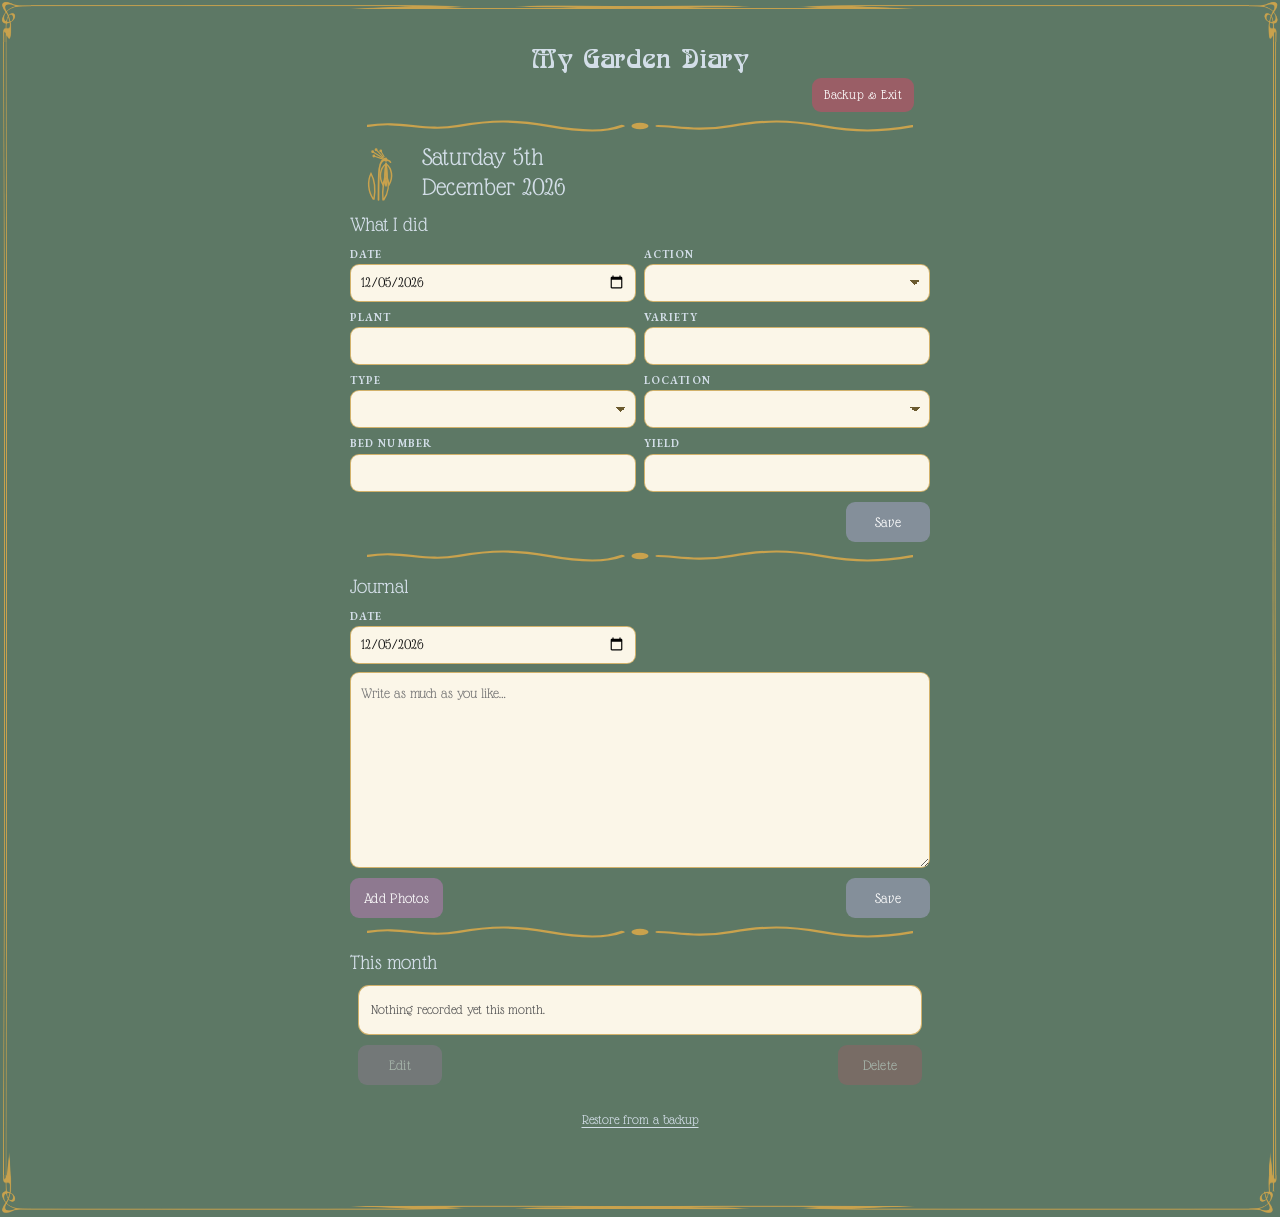
<file: index.html>
<!DOCTYPE html>
<html lang="en-GB">
<head>
<meta charset="utf-8">
<meta name="viewport" content="width=device-width, initial-scale=1, viewport-fit=cover">
<title>My Garden Diary</title>
<link rel="icon" href="assets/icon.svg" type="image/svg+xml">
<link rel="manifest" href="manifest.json">
<meta name="theme-color" content="#6E7050">
<link rel="stylesheet" href="seasons.css">
<link rel="stylesheet" href="app.css">
</head>
<body>

<div class="frame" id="frame">
  <main class="app">

    <h1 class="apptitle">My Garden Diary</h1>
    <div class="exitrow">
      <button type="button" class="btn crit" id="btnExit">Backup &amp; Exit</button>
    </div>

    <img class="divider" src="assets/motifs/divider.svg" alt="">

    <div class="dateblock">
      <img class="motif" id="seasonMotif" src="assets/motifs/autumn.svg" alt="">
      <div class="today">
        <span id="todayLine1">Friday 4th</span><br>
        <span id="todayLine2">September 2026</span>
      </div>
    </div>

    <!-- ---------------- What I did ---------------- -->
    <section aria-labelledby="h-factual">
      <h2 class="subtitle" id="h-factual">What I did</h2>

      <div class="frow">
        <div class="fld">
          <label for="f-date">Date</label>
          <input class="in" type="date" id="f-date">
        </div>
        <div class="fld">
          <label for="f-action">Action</label>
          <select class="in" id="f-action">
            <option value=""></option>
            <option>Sowed</option>
            <option>Potted On</option>
            <option>Planted Out</option>
            <option>Harvested</option>
          </select>
        </div>
      </div>

      <div class="frow">
        <div class="fld">
          <label for="f-plant">Plant</label>
          <input class="in" type="text" id="f-plant" autocomplete="off">
        </div>
        <div class="fld">
          <label for="f-variety">Variety</label>
          <input class="in" type="text" id="f-variety" autocomplete="off">
        </div>
      </div>

      <div class="frow">
        <div class="fld">
          <label for="f-type">Type</label>
          <select class="in" id="f-type">
            <option value=""></option>
            <option>Saved Seed</option>
            <option>Old Seed</option>
            <option>New Seed</option>
            <option>Seedling</option>
            <option>Plug Plant</option>
            <option>Plant</option>
          </select>
        </div>
        <div class="fld">
          <label for="f-location">Location</label>
          <select class="in" id="f-location">
            <option value=""></option>
            <option>Propagator</option>
            <option>Greenhouse</option>
            <option>Pot / Trough</option>
            <option>Garden</option>
            <option>Allotment</option>
          </select>
        </div>
      </div>

      <div class="frow">
        <div class="fld">
          <label for="f-bed">Bed Number</label>
          <input class="in" type="text" id="f-bed" autocomplete="off">
        </div>
        <div class="fld">
          <label for="f-yield">Yield</label>
          <input class="in" type="text" id="f-yield" autocomplete="off">
        </div>
      </div>

      <div class="btnrow right">
        <button type="button" class="btn save big" id="btnSaveFactual">Save</button>
      </div>
    </section>

    <img class="divider" src="assets/motifs/divider.svg" alt="">

    <!-- ---------------- Journal ---------------- -->
    <section aria-labelledby="h-journal">
      <h2 class="subtitle" id="h-journal">Journal</h2>

      <div class="frow">
        <div class="fld half">
          <label for="j-date">Date</label>
          <input class="in" type="date" id="j-date">
        </div>
      </div>

      <textarea class="journal-box" id="j-text" rows="8"
                placeholder="Write as much as you like&hellip;"></textarea>

      <div class="photo-strip" id="photoStrip"></div>

      <input type="file" id="photoInput" accept="image/*" multiple hidden>
      <div class="btnrow split">
        <button type="button" class="btn aux big" id="btnAddPhotos">Add Photos</button>
        <button type="button" class="btn save big" id="btnSaveJournal">Save</button>
      </div>
    </section>

    <img class="divider" src="assets/motifs/divider.svg" alt="">

    <!-- ---------------- This month ---------------- -->
    <section aria-labelledby="h-month">
      <h2 class="subtitle" id="h-month">This month</h2>

      <div class="monthlist" id="monthList" tabindex="0"></div>

      <div class="btnrow split inset">
        <button type="button" class="btn aux big" id="btnEdit" disabled>Edit</button>
        <button type="button" class="btn crit big" id="btnDelete" disabled>Delete</button>
      </div>
    </section>

    <div class="restorerow">
      <button type="button" class="quietlink" id="btnRestore">Restore from a backup</button>
      <input type="file" id="restoreInput" hidden>
    </div>

  </main>
</div>

<div class="gate" id="gate" hidden>
  <div class="frame">
    <div class="gate-body" role="dialog" aria-modal="true" aria-labelledby="gateMonth">
      <h1 class="apptitle">My Garden Diary</h1>
      <img class="divider" src="assets/motifs/divider.svg" alt="">
      <p class="gate-kicker">Month end</p>
      <h2 class="gate-month" id="gateMonth">August 2026</h2>
      <p class="gate-summary" id="gateSummary"></p>

      <div data-state="ready">
        <p>Your <span id="gateMonthName">August</span> entries are ready to be written out to their
           two documents. Download them to carry on &mdash; nothing is cleared until you say so.</p>
        <p class="gate-error" id="gateError" hidden>The documents could not be made, so nothing has
           been cleared. Please try again.</p>
        <div class="btnrow center">
          <button type="button" class="btn save big" id="gateDownload">Download both documents</button>
        </div>
      </div>

      <div data-state="working" hidden>
        <p>Preparing your documents&hellip;</p>
      </div>

      <div data-state="taken" hidden>
        <p>Both documents have been sent to your Downloads folder:</p>
        <ul class="gate-files">
          <li id="gateTableName"></li>
          <li id="gateJournalName"></li>
        </ul>
        <p>Check they are both there, then clear <span class="gateClearName">August</span> to start afresh.</p>
        <p class="gate-error" id="gateBackupError" hidden>A backup could not be made, so nothing has
           been cleared. Please try again.</p>
        <div class="btnrow split">
          <button type="button" class="btn aux big" id="gateAgain">Download again</button>
          <button type="button" class="btn crit big" id="gateClear">Clear <span class="gateClearName">August</span></button>
        </div>
      </div>
    </div>
  </div>
</div>

<div class="gate" id="bye" hidden>
  <div class="frame">
    <div class="gate-body" role="dialog" aria-modal="true" aria-labelledby="byeTitle">
      <h1 class="apptitle">My Garden Diary</h1>
      <img class="divider" src="assets/motifs/divider.svg" alt="">
      <p class="gate-kicker">Backup &amp; Exit</p>
      <h2 class="gate-month" id="byeTitle">Backup saved</h2>
      <p>Your backup has been sent to your Downloads folder:</p>
      <ul class="gate-files"><li id="byeName"></li></ul>
      <div data-bye="ready">
        <div class="btnrow split">
          <button type="button" class="btn aux big" id="byeStay">Carry on</button>
          <button type="button" class="btn crit big" id="byeClose">Close the diary</button>
        </div>
      </div>
      <div data-bye="stuck" hidden>
        <p>Your phone won&rsquo;t let the diary close itself. Everything is saved &mdash; swipe it
           away from your recent apps to close it.</p>
        <div class="btnrow center">
          <button type="button" class="btn aux big" id="byeStay2">Carry on</button>
        </div>
      </div>
    </div>
  </div>
</div>

<div class="toast" id="toast" role="status" aria-live="polite"></div>

<div class="ask" id="ask" hidden>
  <div class="ask-box" role="alertdialog" aria-modal="true" aria-labelledby="askText">
    <p id="askText">Are you sure?</p>
    <div class="btnrow split">
      <button type="button" class="btn aux big" id="askNo">No</button>
      <button type="button" class="btn crit big" id="askYes">Yes, delete</button>
    </div>
  </div>
</div>

<script src="vendor/docx.iife.js"></script>
<script src="storage.js"></script>
<script src="backup.js"></script>
<script src="monthend.js"></script>
<script src="app.js"></script>
</body>
</html>
</file>
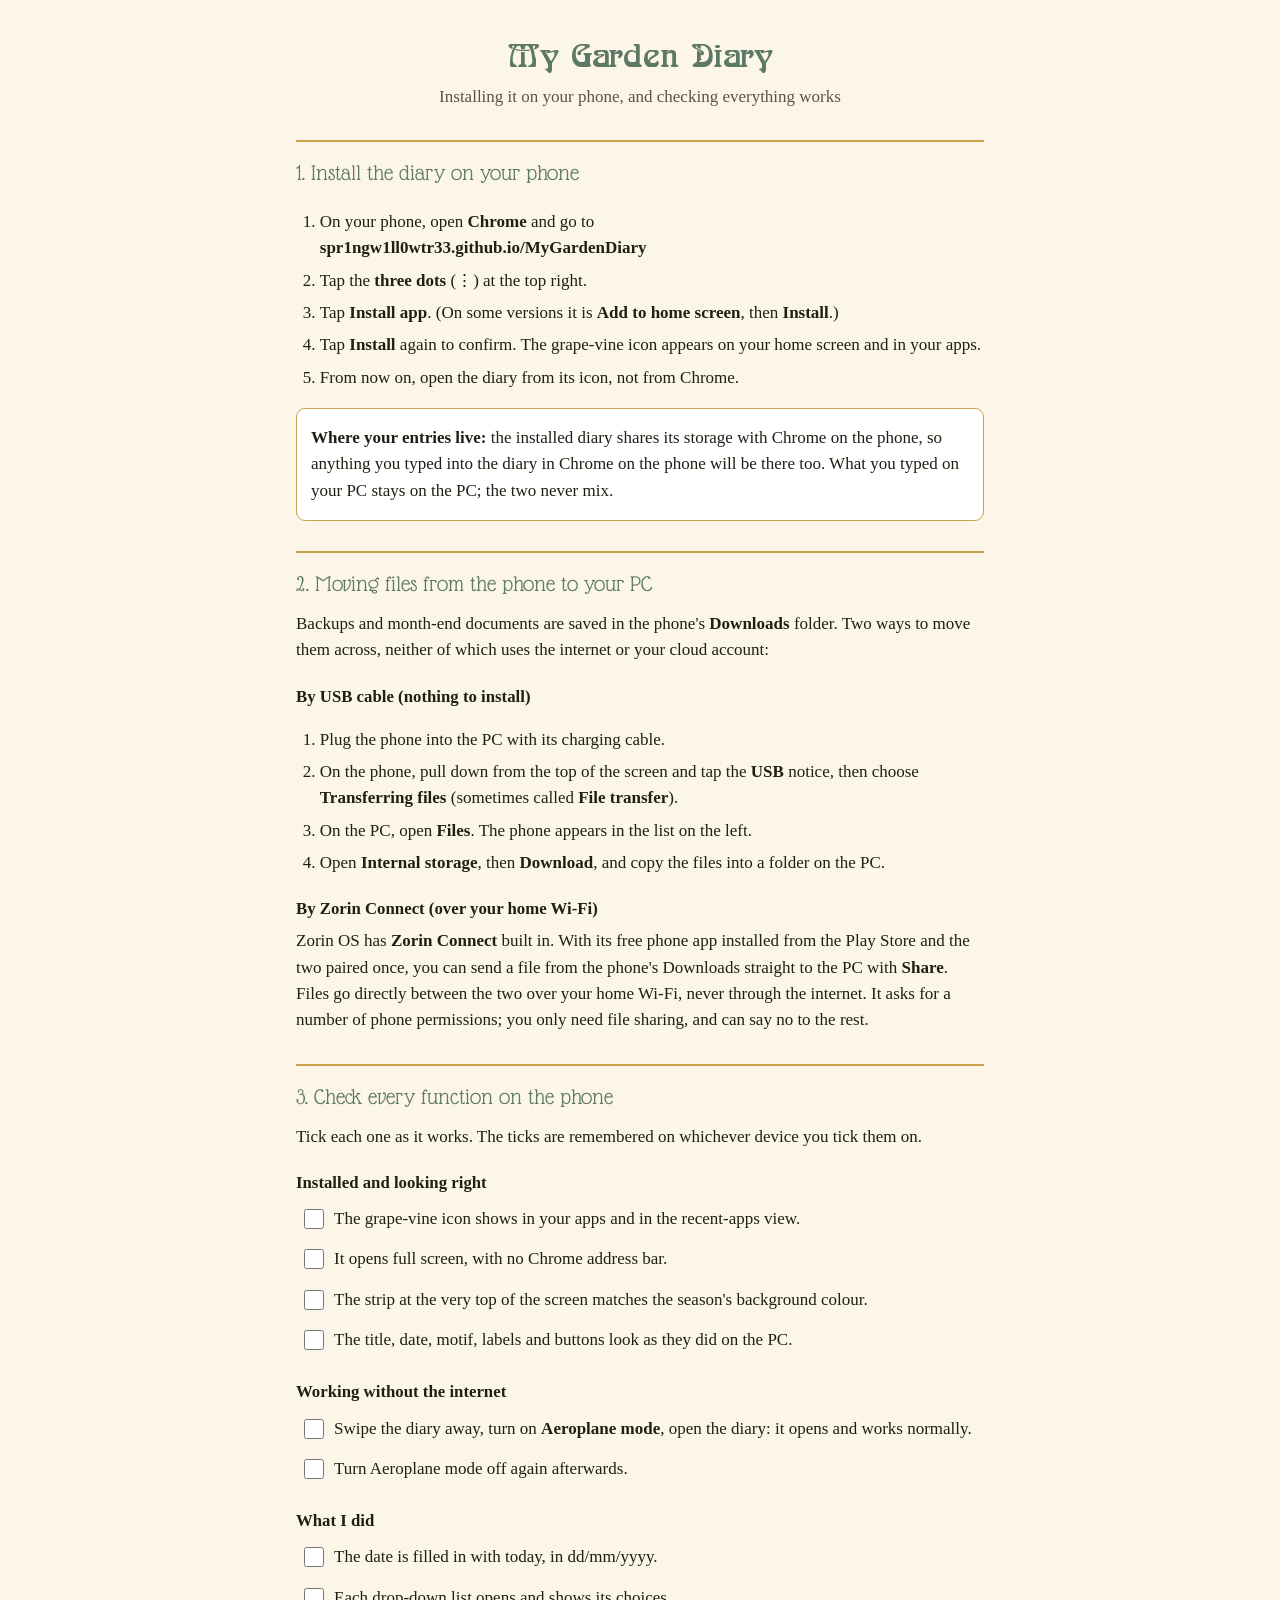
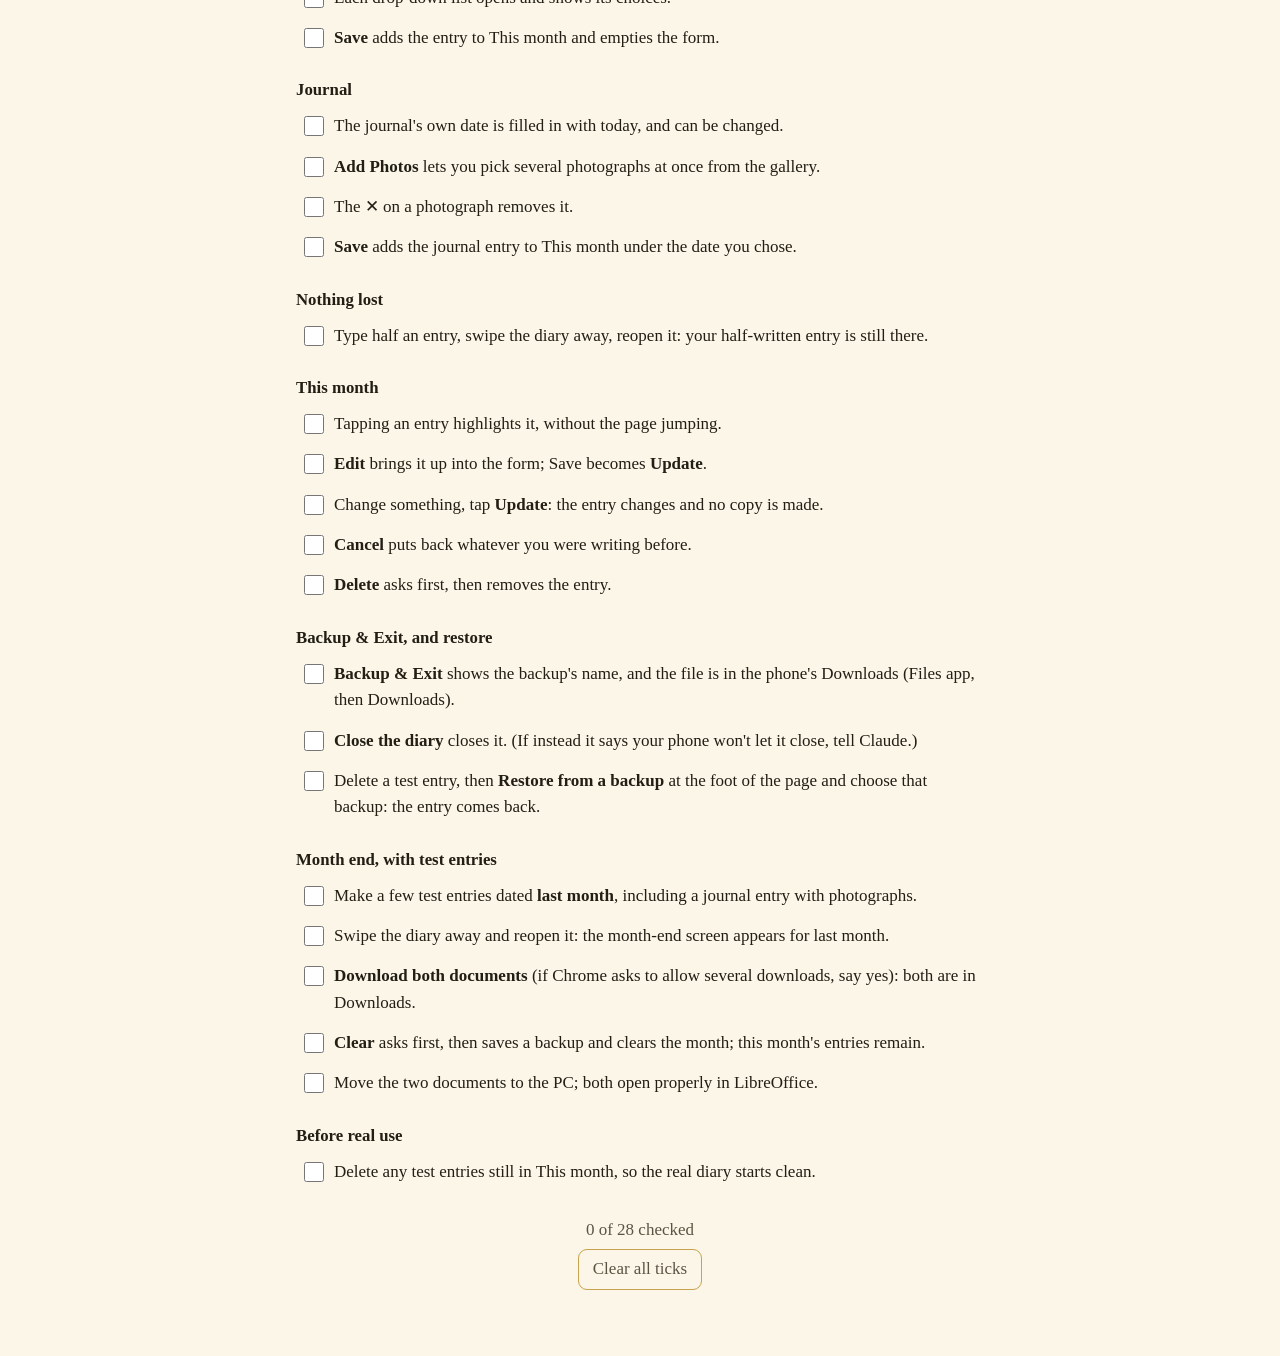
<file: checklist.html>
<!DOCTYPE html>
<html lang="en-GB">
<head>
<meta charset="utf-8">
<meta name="viewport" content="width=device-width, initial-scale=1">
<title>My Garden Diary — install and check</title>
<link rel="icon" href="assets/icon.svg" type="image/svg+xml">
<style>
  @font-face { font-family: 'Glass Antiqua'; src: url('assets/fonts/GlassAntiqua-Regular.ttf') format('truetype'); font-display: swap; }
  @font-face { font-family: 'Boecklins Universe'; src: url('assets/fonts/BoecklinsUniverse.ttf') format('truetype'); font-display: swap; }
  :root { --cream: #FBF6E8; --gold: #C9A24D; --ink: #221E14; --soft: #5B5443; --green: #5D7865; --tick: #F1E2B8; }
  * { box-sizing: border-box; }
  body { margin: 0; background: var(--cream); color: var(--ink);
         font: 17px/1.55 Georgia, 'Times New Roman', serif; }
  main { max-width: 720px; margin: 0 auto; padding: 24px 16px 60px; }
  h1 { font-family: 'Boecklins Universe', Georgia, serif; font-weight: 400; color: var(--green);
       font-size: 2rem; text-align: center; margin: 8px 0 0; }
  .sub { text-align: center; color: var(--soft); margin: 2px 0 22px; }
  h2 { font-family: 'Glass Antiqua', Georgia, serif; font-weight: 400; font-size: 1.45rem; color: var(--green);
       border-top: 2px solid var(--gold); padding-top: 14px; margin: 30px 0 8px; }
  h3 { font-size: 1.05rem; margin: 20px 0 4px; }
  p { margin: 6px 0; }
  ol.steps { padding-left: 1.4em; }
  ol.steps li { margin: 6px 0; }
  .note { background: #fff; border: 1px solid var(--gold); border-radius: 9px; padding: 10px 14px; margin: 12px 0; }
  ul.check { list-style: none; padding: 0; margin: 4px 0; }
  ul.check li { margin: 2px 0; }
  ul.check label { display: flex; gap: 10px; align-items: flex-start; padding: 6px 8px; border-radius: 8px; cursor: pointer; }
  ul.check input { width: 20px; height: 20px; margin: 3px 0 0; flex: none; accent-color: var(--green); }
  ul.check input:checked + span { color: var(--soft); }
  ul.check label:has(input:checked) { background: var(--tick); }
  .count { text-align: center; color: var(--soft); margin-top: 26px; }
  button { font: inherit; background: none; border: 1px solid var(--gold); border-radius: 9px; padding: 6px 14px; color: var(--soft); cursor: pointer; }
  a { color: var(--green); }
</style>
</head>
<body>
<main>

<h1>My Garden Diary</h1>
<p class="sub">Installing it on your phone, and checking everything works</p>

<h2>1. Install the diary on your phone</h2>
<ol class="steps">
  <li>On your phone, open <strong>Chrome</strong> and go to<br>
      <strong>spr1ngw1ll0wtr33.github.io/MyGardenDiary</strong></li>
  <li>Tap the <strong>three dots</strong> (⋮) at the top right.</li>
  <li>Tap <strong>Install app</strong>. (On some versions it is <strong>Add to home screen</strong>,
      then <strong>Install</strong>.)</li>
  <li>Tap <strong>Install</strong> again to confirm. The grape-vine icon appears on your home screen
      and in your apps.</li>
  <li>From now on, open the diary from its icon, not from Chrome.</li>
</ol>
<div class="note">
  <p><strong>Where your entries live:</strong> the installed diary shares its storage with Chrome on the
     phone, so anything you typed into the diary in Chrome on the phone will be there too.
     What you typed on your PC stays on the PC; the two never mix.</p>
</div>

<h2>2. Moving files from the phone to your PC</h2>
<p>Backups and month-end documents are saved in the phone's <strong>Downloads</strong> folder. Two ways
   to move them across, neither of which uses the internet or your cloud account:</p>
<h3>By USB cable (nothing to install)</h3>
<ol class="steps">
  <li>Plug the phone into the PC with its charging cable.</li>
  <li>On the phone, pull down from the top of the screen and tap the <strong>USB</strong> notice, then
      choose <strong>Transferring files</strong> (sometimes called <strong>File transfer</strong>).</li>
  <li>On the PC, open <strong>Files</strong>. The phone appears in the list on the left.</li>
  <li>Open <strong>Internal storage</strong>, then <strong>Download</strong>, and copy the files into a
      folder on the PC.</li>
</ol>
<h3>By Zorin Connect (over your home Wi-Fi)</h3>
<p>Zorin OS has <strong>Zorin Connect</strong> built in. With its free phone app installed from the
   Play Store and the two paired once, you can send a file from the phone's Downloads straight to the
   PC with <strong>Share</strong>. Files go directly between the two over your home Wi-Fi, never through
   the internet. It asks for a number of phone permissions; you only need file sharing, and can say no
   to the rest.</p>

<h2>3. Check every function on the phone</h2>
<p>Tick each one as it works. The ticks are remembered on whichever device you tick them on.</p>

<h3>Installed and looking right</h3>
<ul class="check">
  <li><label><input type="checkbox"><span>The grape-vine icon shows in your apps and in the recent-apps view.</span></label></li>
  <li><label><input type="checkbox"><span>It opens full screen, with no Chrome address bar.</span></label></li>
  <li><label><input type="checkbox"><span>The strip at the very top of the screen matches the season's background colour.</span></label></li>
  <li><label><input type="checkbox"><span>The title, date, motif, labels and buttons look as they did on the PC.</span></label></li>
</ul>

<h3>Working without the internet</h3>
<ul class="check">
  <li><label><input type="checkbox"><span>Swipe the diary away, turn on <strong>Aeroplane mode</strong>, open the diary: it opens and works normally.</span></label></li>
  <li><label><input type="checkbox"><span>Turn Aeroplane mode off again afterwards.</span></label></li>
</ul>

<h3>What I did</h3>
<ul class="check">
  <li><label><input type="checkbox"><span>The date is filled in with today, in dd/mm/yyyy.</span></label></li>
  <li><label><input type="checkbox"><span>Each drop-down list opens and shows its choices.</span></label></li>
  <li><label><input type="checkbox"><span><strong>Save</strong> adds the entry to This month and empties the form.</span></label></li>
</ul>

<h3>Journal</h3>
<ul class="check">
  <li><label><input type="checkbox"><span>The journal's own date is filled in with today, and can be changed.</span></label></li>
  <li><label><input type="checkbox"><span><strong>Add Photos</strong> lets you pick several photographs at once from the gallery.</span></label></li>
  <li><label><input type="checkbox"><span>The ✕ on a photograph removes it.</span></label></li>
  <li><label><input type="checkbox"><span><strong>Save</strong> adds the journal entry to This month under the date you chose.</span></label></li>
</ul>

<h3>Nothing lost</h3>
<ul class="check">
  <li><label><input type="checkbox"><span>Type half an entry, swipe the diary away, reopen it: your half-written entry is still there.</span></label></li>
</ul>

<h3>This month</h3>
<ul class="check">
  <li><label><input type="checkbox"><span>Tapping an entry highlights it, without the page jumping.</span></label></li>
  <li><label><input type="checkbox"><span><strong>Edit</strong> brings it up into the form; Save becomes <strong>Update</strong>.</span></label></li>
  <li><label><input type="checkbox"><span>Change something, tap <strong>Update</strong>: the entry changes and no copy is made.</span></label></li>
  <li><label><input type="checkbox"><span><strong>Cancel</strong> puts back whatever you were writing before.</span></label></li>
  <li><label><input type="checkbox"><span><strong>Delete</strong> asks first, then removes the entry.</span></label></li>
</ul>

<h3>Backup &amp; Exit, and restore</h3>
<ul class="check">
  <li><label><input type="checkbox"><span><strong>Backup &amp; Exit</strong> shows the backup's name, and the file is in the phone's Downloads (Files app, then Downloads).</span></label></li>
  <li><label><input type="checkbox"><span><strong>Close the diary</strong> closes it. (If instead it says your phone won't let it close, tell Claude.)</span></label></li>
  <li><label><input type="checkbox"><span>Delete a test entry, then <strong>Restore from a backup</strong> at the foot of the page and choose that backup: the entry comes back.</span></label></li>
</ul>

<h3>Month end, with test entries</h3>
<ul class="check">
  <li><label><input type="checkbox"><span>Make a few test entries dated <strong>last month</strong>, including a journal entry with photographs.</span></label></li>
  <li><label><input type="checkbox"><span>Swipe the diary away and reopen it: the month-end screen appears for last month.</span></label></li>
  <li><label><input type="checkbox"><span><strong>Download both documents</strong> (if Chrome asks to allow several downloads, say yes): both are in Downloads.</span></label></li>
  <li><label><input type="checkbox"><span><strong>Clear</strong> asks first, then saves a backup and clears the month; this month's entries remain.</span></label></li>
  <li><label><input type="checkbox"><span>Move the two documents to the PC; both open properly in LibreOffice.</span></label></li>
</ul>

<h3>Before real use</h3>
<ul class="check">
  <li><label><input type="checkbox"><span>Delete any test entries still in This month, so the real diary starts clean.</span></label></li>
</ul>

<p class="count" id="count"></p>
<p style="text-align:center"><button type="button" id="reset">Clear all ticks</button></p>

</main>
<script>
  // Ticks are remembered in this browser only; if that isn't allowed, the page still works.
  const boxes = [...document.querySelectorAll('ul.check input')];
  const KEY = 'garden-diary-checklist';
  const load = () => { try { return JSON.parse(localStorage.getItem(KEY)) || []; } catch (_) { return []; } };
  const store = () => { try { localStorage.setItem(KEY, JSON.stringify(boxes.map(b => b.checked))); } catch (_) {} };
  const count = () => {
    const done = boxes.filter(b => b.checked).length;
    document.getElementById('count').textContent =
      done === boxes.length ? 'All ' + done + ' checked.' : done + ' of ' + boxes.length + ' checked';
  };
  load().forEach((v, i) => { if (boxes[i]) boxes[i].checked = !!v; });
  boxes.forEach(b => b.addEventListener('change', () => { store(); count(); }));
  document.getElementById('reset').addEventListener('click', () => {
    boxes.forEach(b => { b.checked = false; }); store(); count();
  });
  count();
</script>
</body>
</html>
</file>
<file: seasons.css>
/* My Garden Diary — the four seasonal palettes.
   Kathryn's colour chart with the three adjustments she approved on 04/09/2026.
   app.js puts one of these season classes on <body> from the device date:
   Spring 1 March · Summer 1 June · Autumn 1 September · Winter 1 December. */

:root {
  --gold:  #C9A24D;   /* frame, dividers, motifs, field borders — every season */
  --cream: #FBF6E8;   /* entry boxes and journal box — every season */
  --box-ink: #111111; /* text typed into those boxes — every season */
  --btn-ink: #FFFFFF; /* text on every button, every season */
  --sel:   #F1E2B8;   /* highlighted row in This month */
}

.season-spring {
  --bg:    #6B8862;   /* Spring Green, deepened two steps (option C, 15/09/2026) */
  --title: #EFB183;   /* Tulip Orange, softened  (was #E0813C) */
  --sub:   #F4E6A8;   /* Daffodil Yellow, brightened (was #E9D58F) */
  --save:  #A9CFE2;  --save-p: #87B2CB;   /* Sky Blue */
  --aux:   #BCB2CE;  --aux-p:  #9E92B6;   /* Soft Lavender */
  --crit:  #D9A1A0;  --crit-p: #C08183;   /* Rose Pink */
}

.season-summer {
  --bg:    #6B5C7D;   /* Heliotrope Lavender (option B, 15/09/2026) */
  --title: #FBF6E8;   /* Pale Cream — 5.63:1 */
  --sub:   #E6D3B6;   /* Pale Sand */
  --save:  #A1B5A0;  --save-p: #839981;   /* Seafoam Green */
  --aux:   #C5A07F;  --aux-p:  #A98261;   /* Warm Tan */
  --crit:  #D79383;  --crit-p: #BC7263;   /* Coral Pink */
}

.season-autumn {
  --bg:    #6E7050;   /* Olive Green, deepened one step (option D, 15/09/2026) */
  --title: #FBF6E8;   /* Pale Cream — 4.75:1, comfortable at any size */
  --sub:   #FBF6E8;   /* Pale Cream */
  --save:  #BFA253;  --save-p: #A0873C;   /* Goldenrod */
  --aux:   #C3765A;  --aux-p:  #A65E44;   /* Terracotta */
  --crit:  #8D5356;  --crit-p: #713F44;   /* Maroon Red */
}

.season-winter {
  --bg:    #5D7865;   /* Forest Green */
  --title: #D3DEE8;   /* Icy Blue-Grey */
  --sub:   #D3DEE8;   /* Icy Blue-Grey */
  --save:  #848F9A;  --save-p: #69747F;   /* Steel Grey */
  --aux:   #8E7990;  --aux-p:  #746080;   /* Deep Plum, lightened */
  --crit:  #9A5E66;  --crit-p: #7C464F;   /* Berry Red */
}
</file>
<file: app.css>
/* My Garden Diary — layout and components.
   Every measurement here comes from the design approved on 04/09/2026 (design/PALETTE.md). */

@font-face {
  font-family: 'Boecklins Universe';
  src: url('assets/fonts/BoecklinsUniverse.ttf') format('truetype');
  font-display: swap;
}
@font-face {
  font-family: 'Glass Antiqua';
  src: url('assets/fonts/GlassAntiqua-Regular.ttf') format('truetype');
  font-display: swap;
}
@font-face {
  font-family: 'EB Garamond';
  src: url('assets/fonts/EBGaramond-Bold.ttf') format('truetype');
  font-weight: 700;
  font-display: swap;
}

* { box-sizing: border-box; }

html { background: var(--bg); }

body {
  margin: 0;
  min-height: 100vh;
  background: var(--bg);
  color: var(--sub);
  font-family: 'Glass Antiqua', Georgia, serif;
  font-size: 15px;
  line-height: 1.4;
  -webkit-text-size-adjust: 100%;
}

/* ---------- the gold frame ----------
   Nine-slice: the corner artwork (220 wide x 300 tall in the source) is drawn at true
   proportions and only the plain rails stretch, so it never distorts on any screen. */
.frame {
  min-height: 100vh;
  background: var(--bg);
  border-style: solid;
  border-color: transparent;
  border-width: 42px 31px;
  border-image-source: url('assets/frame.png');
  border-image-slice: 300 220;   /* corner artwork: 300 tall, 220 wide */
  border-image-width: 42px 31px; /* drawn at the same 220:300 ratio, so nothing distorts */
  border-image-repeat: stretch;
}

.app {
  padding: 4px 30px 42px;   /* the frame's own border supplies the rest of the inset */
  max-width: 640px;
  margin: 0 auto;
}

/* ---------- header ---------- */
.apptitle {
  font-family: 'Boecklins Universe', Georgia, serif;
  font-size: 1.6rem;
  font-weight: 400;
  line-height: 1.08;
  color: var(--title);
  text-align: center;
  margin: 0;
}

.exitrow {
  display: flex;
  justify-content: flex-end;
  margin: 4px 16px 0 0;   /* 16px keeps Backup & Exit clear of the border */
}

.divider {
  display: block;
  width: 94%;
  height: 12px;
  margin: 8px auto 10px;
}

.dateblock {
  display: flex;
  gap: 12px;
  align-items: center;
  justify-content: flex-start;
  margin: 2px 0 8px;
}
.dateblock .motif { width: 60px; height: 60px; flex: none; }
.dateblock .today {
  font-size: 1.62rem;
  line-height: 1.14;
  color: var(--title);
}

.subtitle {
  font-size: 1.3rem;
  font-weight: 400;
  color: var(--sub);
  margin: 2px 0 8px;
}

/* ---------- fields ---------- */
.frow { display: flex; gap: 8px; margin-bottom: 8px; }
.fld  { flex: 1; min-width: 0; }
.fld.half { flex: 0 0 calc(50% - 4px); }   /* the journal's date, as wide as the one above */

.fld label {
  display: block;
  font-family: 'EB Garamond', Georgia, serif;
  font-size: .68rem;
  font-weight: 700;
  text-transform: uppercase;
  letter-spacing: .1em;
  color: var(--sub);
  margin-bottom: 2px;
}

.in {
  display: block;
  width: 100%;
  border: 1px solid rgba(201, 162, 77, .8);
  border-radius: 9px;
  background: var(--cream);
  color: var(--box-ink);
  padding: 7px 9px;
  font-family: 'Glass Antiqua', Georgia, serif;
  font-size: .95rem;
  line-height: 1.3;
  min-height: 38px;          /* comfortable to tap */
  appearance: none;
  -webkit-appearance: none;
}
select.in {
  background-image:
    linear-gradient(45deg, transparent 50%, #6B5A2E 50%),
    linear-gradient(135deg, #6B5A2E 50%, transparent 50%);
  background-position: right 14px top 50%, right 9px top 50%;
  background-size: 5px 5px, 5px 5px;
  background-repeat: no-repeat;
  padding-right: 26px;
}
.in:focus-visible {
  outline: 3px solid var(--gold);
  outline-offset: 1px;
}

/* ---------- buttons ---------- */
.btn {
  border: none;
  border-radius: 9px;
  padding: 6px 12px;
  font-family: 'Glass Antiqua', Georgia, serif;
  font-size: .9rem;
  letter-spacing: .02em;
  color: var(--btn-ink);
  text-align: center;
  cursor: pointer;
  min-height: 34px;
}
.btn.big { padding: 7px 14px; font-size: .95rem; min-width: 84px; min-height: 40px; }

.btn.save { background: var(--save); }
.btn.aux  { background: var(--aux); }
.btn.crit { background: var(--crit); }

.btn.save:active { background: var(--save-p); }
.btn.aux:active  { background: var(--aux-p); }
.btn.crit:active { background: var(--crit-p); }

.btn:disabled { opacity: .45; cursor: default; }
.btn:focus-visible { outline: 3px solid var(--gold); outline-offset: 2px; }

.btnrow { display: flex; gap: 10px; margin: 10px 0 2px; align-items: center; flex-wrap: wrap; }
.btnrow.right { justify-content: flex-end; }
.btnrow.split { justify-content: space-between; }
.btnrow.inset { margin-left: 8px; margin-right: 8px; }

/* ---------- journal ---------- */
.journal-box {
  display: block;
  width: 100%;
  border: 1px solid rgba(201, 162, 77, .8);
  border-radius: 9px;
  background: var(--cream);
  color: var(--box-ink);
  padding: 9px 10px;
  font-family: 'Glass Antiqua', Georgia, serif;
  font-size: .95rem;
  line-height: 1.45;
  min-height: 170px;
  resize: vertical;
}
.journal-box:focus-visible { outline: 3px solid var(--gold); outline-offset: 1px; }

.photo-strip { display: flex; gap: 10px; margin-top: 10px; flex-wrap: wrap; }
.photo-strip:empty { margin-top: 0; }

.thumb { position: relative; width: 52px; height: 52px; flex: none; }
.thumb img {
  display: block;
  width: 100%;
  height: 100%;
  object-fit: cover;
  border-radius: 9px;
  border: 1px solid rgba(201, 162, 77, .9);
}
.thumb .x {
  position: absolute;
  top: -7px; right: -7px;
  width: 22px; height: 22px;
  border: none;
  border-radius: 50%;
  background: var(--crit);
  color: #fff;
  font-family: 'EB Garamond', Georgia, serif;
  font-size: 12px;
  line-height: 22px;
  text-align: center;
  padding: 0;
  cursor: pointer;
  box-shadow: 0 1px 2px rgba(0, 0, 0, .3);
}

/* ---------- this month ---------- */
.monthlist {
  margin: 0 8px;
  border: 1px solid rgba(201, 162, 77, .8);
  border-radius: 11px;
  background: var(--cream);
  color: var(--box-ink);
  overflow-y: auto;
  max-height: 232px;          /* about four entries, then it scrolls */
  -webkit-overflow-scrolling: touch;
  scrollbar-color: var(--gold) transparent;
}
.monthlist:focus-visible { outline: 3px solid var(--gold); outline-offset: 2px; }

.mrow {
  padding: 8px 12px;
  font-size: .9rem;
  line-height: 1.35;
  border-bottom: 1px solid rgba(201, 162, 77, .45);
  cursor: pointer;
}
.mrow:last-child { border-bottom: none; }
.mrow .l1 { font-weight: 600; }
.mrow .l2 { color: #444; font-size: .84rem; }
.mrow.sel { background: var(--sel); box-shadow: inset 3px 0 0 var(--gold); }

.mempty { padding: 14px 12px; color: #555; font-size: .9rem; }

/* ---------- toast and confirm ---------- */
/* A quiet note, at the TOP so it never sits over the buttons, in the app's own cream
   rather than an alarm colour, and untappable so it can never block what is beneath it. */
.toast {
  position: fixed;
  left: 50%;
  top: 10px;
  transform: translate(-50%, -8px);
  background: var(--cream);
  color: #2C2718;
  border: 1px solid var(--gold);
  font-size: .85rem;
  line-height: 1.3;
  padding: 7px 14px;
  border-radius: 9px;
  box-shadow: 0 3px 10px rgba(40, 34, 20, .28);
  opacity: 0;
  pointer-events: none;
  transition: opacity .18s ease, transform .18s ease;
  max-width: 84vw;
  text-align: center;
  z-index: 20;
}
.toast.show { opacity: 1; transform: translate(-50%, 0); }

.ask {
  position: fixed;
  inset: 0;
  background: rgba(30, 26, 18, .55);
  display: flex;
  align-items: center;
  justify-content: center;
  padding: 24px;
  z-index: 10;
}
.ask[hidden] { display: none; }
.ask-box {
  background: var(--cream);
  color: var(--box-ink);
  border: 1px solid var(--gold);
  border-radius: 11px;
  padding: 16px 18px 14px;
  max-width: 320px;
  width: 100%;
}
.ask-box p { margin: 0 0 6px; font-size: 1rem; white-space: pre-line; }

@media (prefers-reduced-motion: reduce) {
  .toast { transition: none; }
}

/* ---------- the month-end screen ----------
   Covers the whole app, in the season's own dress, until the month is written out. */
.gate {
  position: fixed;
  inset: 0;
  z-index: 9;                 /* under the confirm box and the notice, over everything else */
  background: var(--bg);
  overflow-y: auto;
}
.gate[hidden] { display: none; }
body.gate-open { overflow: hidden; }

.gate-body {
  max-width: 520px;
  margin: 0 auto;
  padding: 4px 30px 42px;
  text-align: center;
  color: var(--sub);
}
.gate-body p { font-size: 1.02rem; line-height: 1.5; margin: 0 0 12px; }
.gate-kicker {
  font-family: 'EB Garamond', Georgia, serif;
  font-weight: 700;
  font-size: .75rem !important;
  text-transform: uppercase;
  letter-spacing: .14em;
  margin: 16px 0 2px !important;
}
.gate-month { font-size: 1.9rem; font-weight: 400; color: var(--title); margin: 0 0 4px; }
.gate-summary { font-size: .95rem !important; margin-bottom: 20px !important; }

.gate-files { list-style: none; padding: 0; margin: 6px 0 14px; }
.gate-files li {
  background: var(--cream);
  color: var(--box-ink);
  border: 1px solid rgba(201, 162, 77, .8);
  border-radius: 9px;
  padding: 6px 10px;
  margin: 6px 0;
  font-size: .85rem;
  overflow-wrap: anywhere;
}
.gate-error {
  background: var(--cream);
  color: #7C2E24;
  border: 1px solid var(--crit);
  border-radius: 9px;
  padding: 8px 10px;
}
.btnrow.center { justify-content: center; }

/* ---------- restore ----------
   Needed rarely (a new phone, or cleared browser data), so it is a quiet line of text at the
   very foot of the page rather than another button competing with the everyday ones. */
.restorerow { text-align: center; margin: 22px 0 0; }
.quietlink {
  background: none;
  border: none;
  padding: 6px 10px;
  font-family: 'Glass Antiqua', Georgia, serif;
  font-size: .85rem;
  color: var(--sub);
  text-decoration: underline;
  text-underline-offset: 3px;
  cursor: pointer;
}
.quietlink:focus-visible { outline: 3px solid var(--gold); outline-offset: 2px; border-radius: 6px; }
</file>
